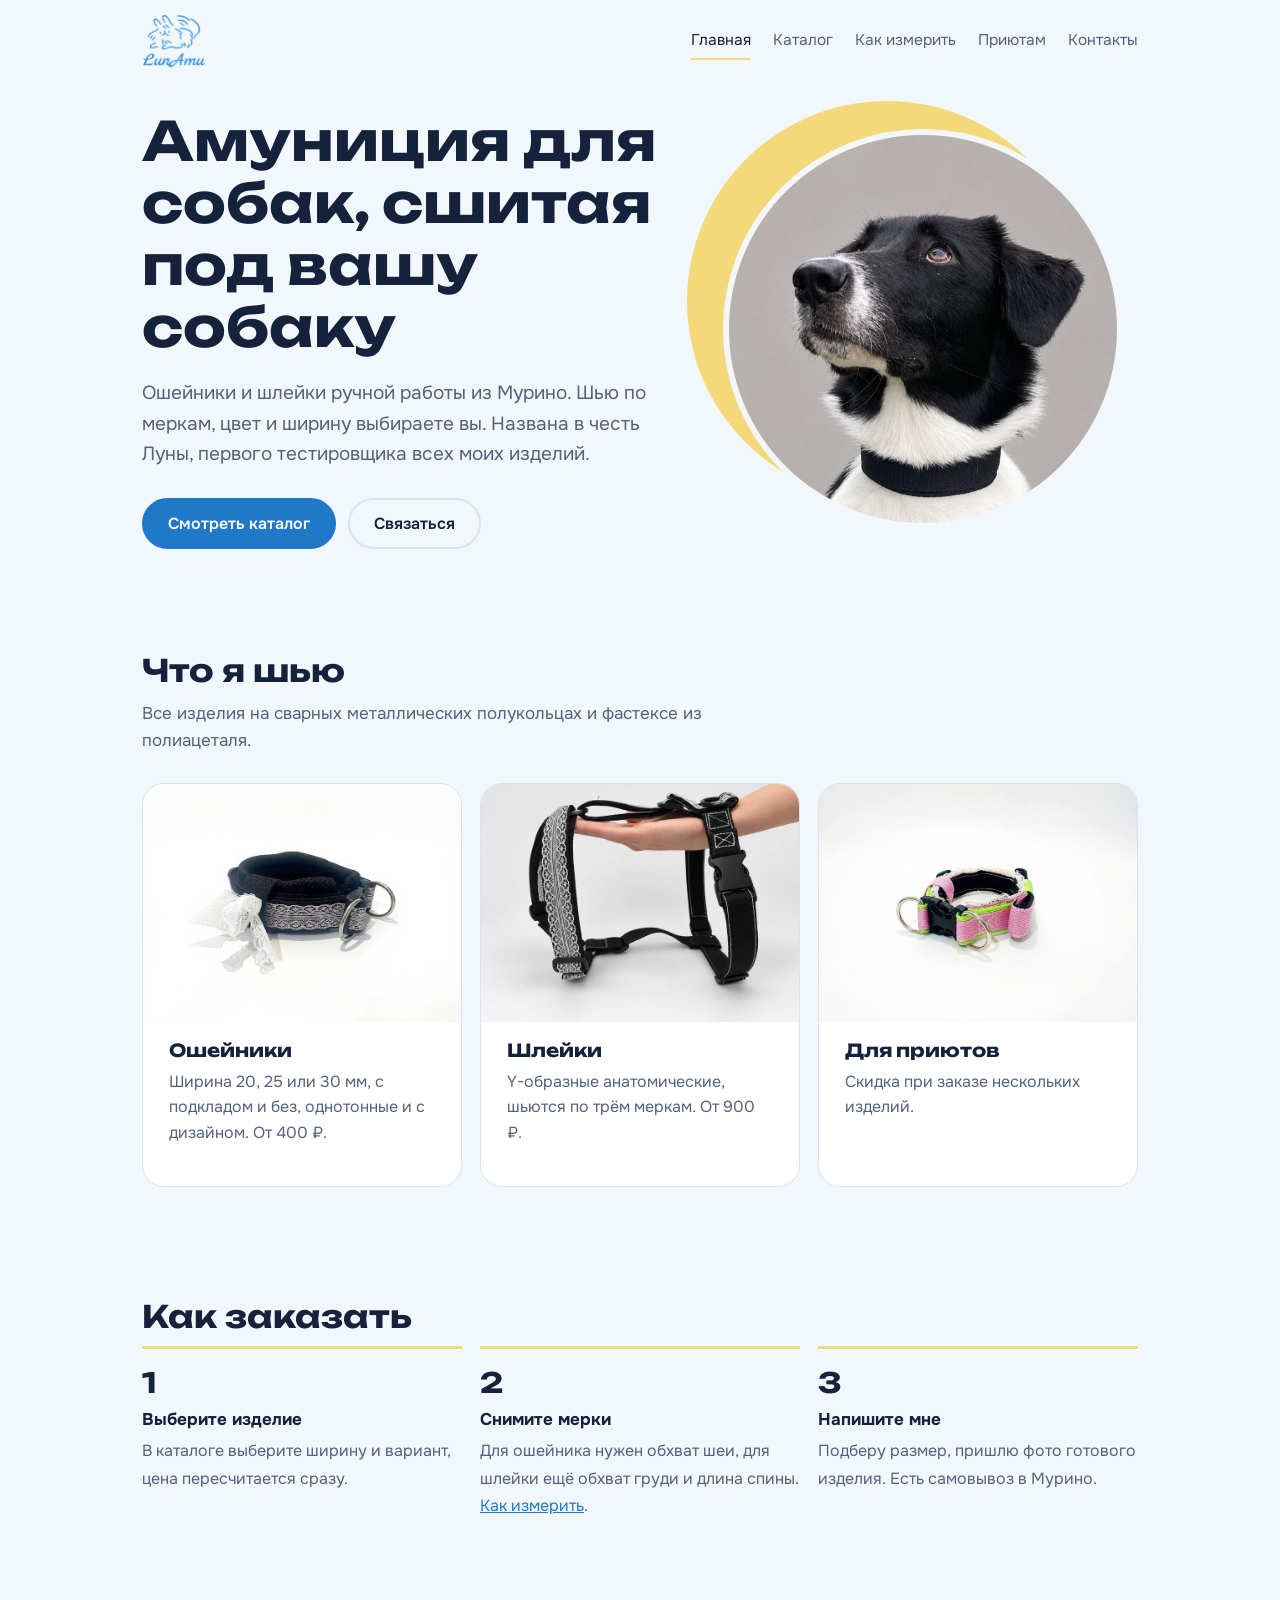
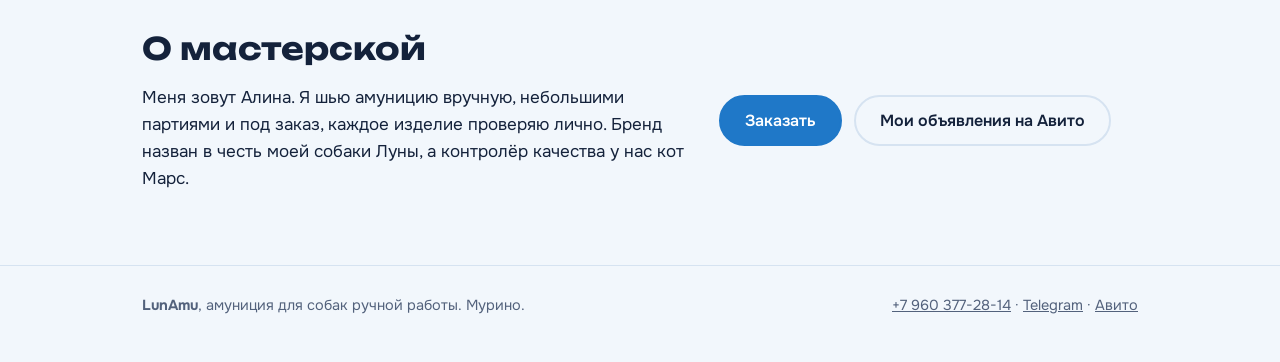
<file: index.html>
<!DOCTYPE html>
<html lang="ru"><head><meta charset="utf-8"><meta name="viewport" content="width=device-width, initial-scale=1, viewport-fit=cover">
<title>LunAmu — амуниция для собак ручной работы</title><meta name="description" content="Ошейники и шлейки ручной работы из Мурино. Шью по меркам, цвет и ширину выбираете вы. Скидки для приютов.">
<meta property="og:title" content="LunAmu — амуниция для собак ручной работы"><meta property="og:description" content="Ошейники и шлейки ручной работы из Мурино. Шью по меркам, цвет и ширину выбираете вы. Скидки для приютов."><meta property="og:image" content="images/logo.png">
<link rel="icon" href="data:image/svg+xml,%3Csvg xmlns='http://www.w3.org/2000/svg' viewBox='0 0 100 100'%3E%3Ctext y='.9em' font-size='90'%3E🌙%3C/text%3E%3C/svg%3E">
<link rel="preconnect" href="https://fonts.googleapis.com"><link rel="preconnect" href="https://fonts.gstatic.com" crossorigin>
<link href="https://fonts.googleapis.com/css2?family=Unbounded:wght@500;700&family=Onest:wght@400;500;600&display=swap" rel="stylesheet">
<link rel="stylesheet" href="styles.css"></head><body>
<header><div class="wrap nav"><a class="logo" href="index.html"><img src="images/logo.png" alt="LunAmu"></a><nav aria-label="Меню"><a href="index.html" aria-current="page">Главная</a><a href="catalog.html">Каталог</a><a href="measure.html">Как измерить</a><a href="shelters.html">Приютам</a><a href="contacts.html">Контакты</a></nav></div></header>
<main>
<section class="hero"><div class="wrap hero-grid"><div><h1>Амуниция для собак, сшитая под вашу собаку</h1>
<p>Ошейники и шлейки ручной работы из Мурино. Шью по меркам, цвет и ширину выбираете вы. Названа в честь Луны, первого тестировщика всех моих изделий.</p>
<div class="btns"><a class="btn main" href="catalog.html">Смотреть каталог</a><a class="btn alt" href="contacts.html">Связаться</a></div></div>
<div class="heroimg"><img src="images/hero.jpg" alt="Собака Луна в ошейнике LunAmu"></div></div></section>
<section><div class="wrap"><h2>Что я шью</h2><p class="lead">Все изделия на сварных металлических полукольцах и фастексе из полиацеталя.</p>
<div class="cards tiles"><a class="card tile" href="catalog.html#collars"><img src="images/bw-1.jpg" alt="Ошейник с дизайном" loading="lazy"><h3>Ошейники</h3><p>Ширина 20, 25 или 30 мм, с подкладом и без, однотонные и с дизайном. От 400 ₽.</p></a>
<a class="card tile" href="catalog.html#harnesses"><img src="images/bwh-1.jpg" alt="Шлейка" loading="lazy"><h3>Шлейки</h3><p>Y-образные анатомические, шьются по трём меркам. От 900 ₽.</p></a>
<a class="card tile" href="shelters.html"><img src="images/pg-1.jpg" alt="Ошейник розово-зелёный" loading="lazy"><h3>Для приютов</h3><p>Скидка при заказе нескольких изделий.</p></a></div></div></section>
<section><div class="wrap"><h2>Как заказать</h2><ol class="steps"><li><b>Выберите изделие</b><span>В каталоге выберите ширину и вариант, цена пересчитается сразу.</span></li>
<li><b>Снимите мерки</b><span>Для ошейника нужен обхват шеи, для шлейки ещё обхват груди и длина спины. <a href="measure.html">Как измерить</a>.</span></li>
<li><b>Напишите мне</b><span>Подберу размер, пришлю фото готового изделия. Есть самовывоз в Мурино.</span></li></ol></div></section>
<section><div class="wrap about"><div><h2>О мастерской</h2><p>Меня зовут Алина. Я шью амуницию вручную, небольшими партиями и под заказ, каждое изделие проверяю лично. Бренд назван в честь моей собаки Луны, а контролёр качества у нас кот Марс.</p></div>
<div class="btns"><a class="btn main" href="contacts.html">Заказать</a><a class="btn alt" href="https://www.avito.ru/brands/6b0b1254e679e2d8b5b73be4de3fa512?src=sharing">Мои объявления на Авито</a></div></div></section></main>
<footer><div class="wrap foot"><div><b>LunAmu</b>, амуниция для собак ручной работы. Мурино.</div><div><a href="tel:+79603772814">+7 960 377-28-14</a> · <a href="https://t.me/LunAmuShop">Telegram</a> · <a href="https://www.avito.ru/brands/6b0b1254e679e2d8b5b73be4de3fa512?src=sharing">Авито</a></div></div></footer>
<script src="app.js"></script></body></html>
</file>
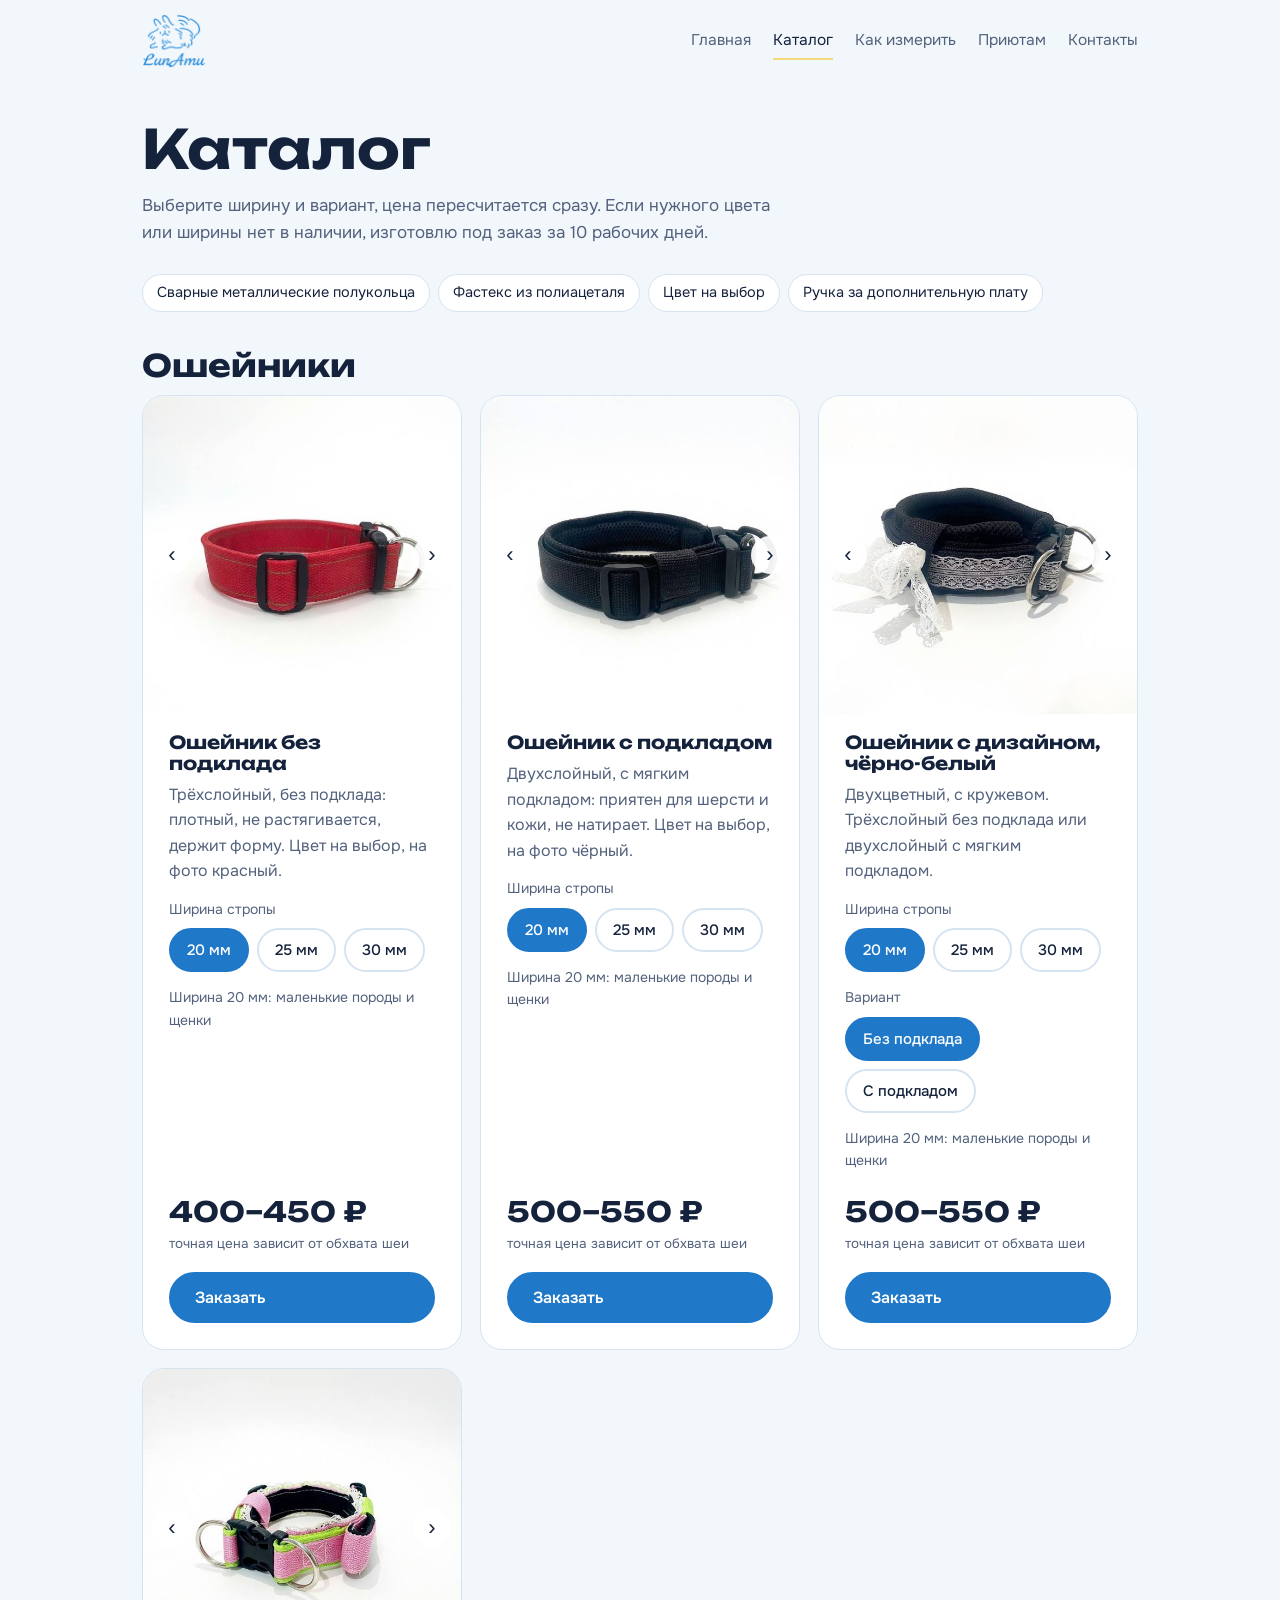
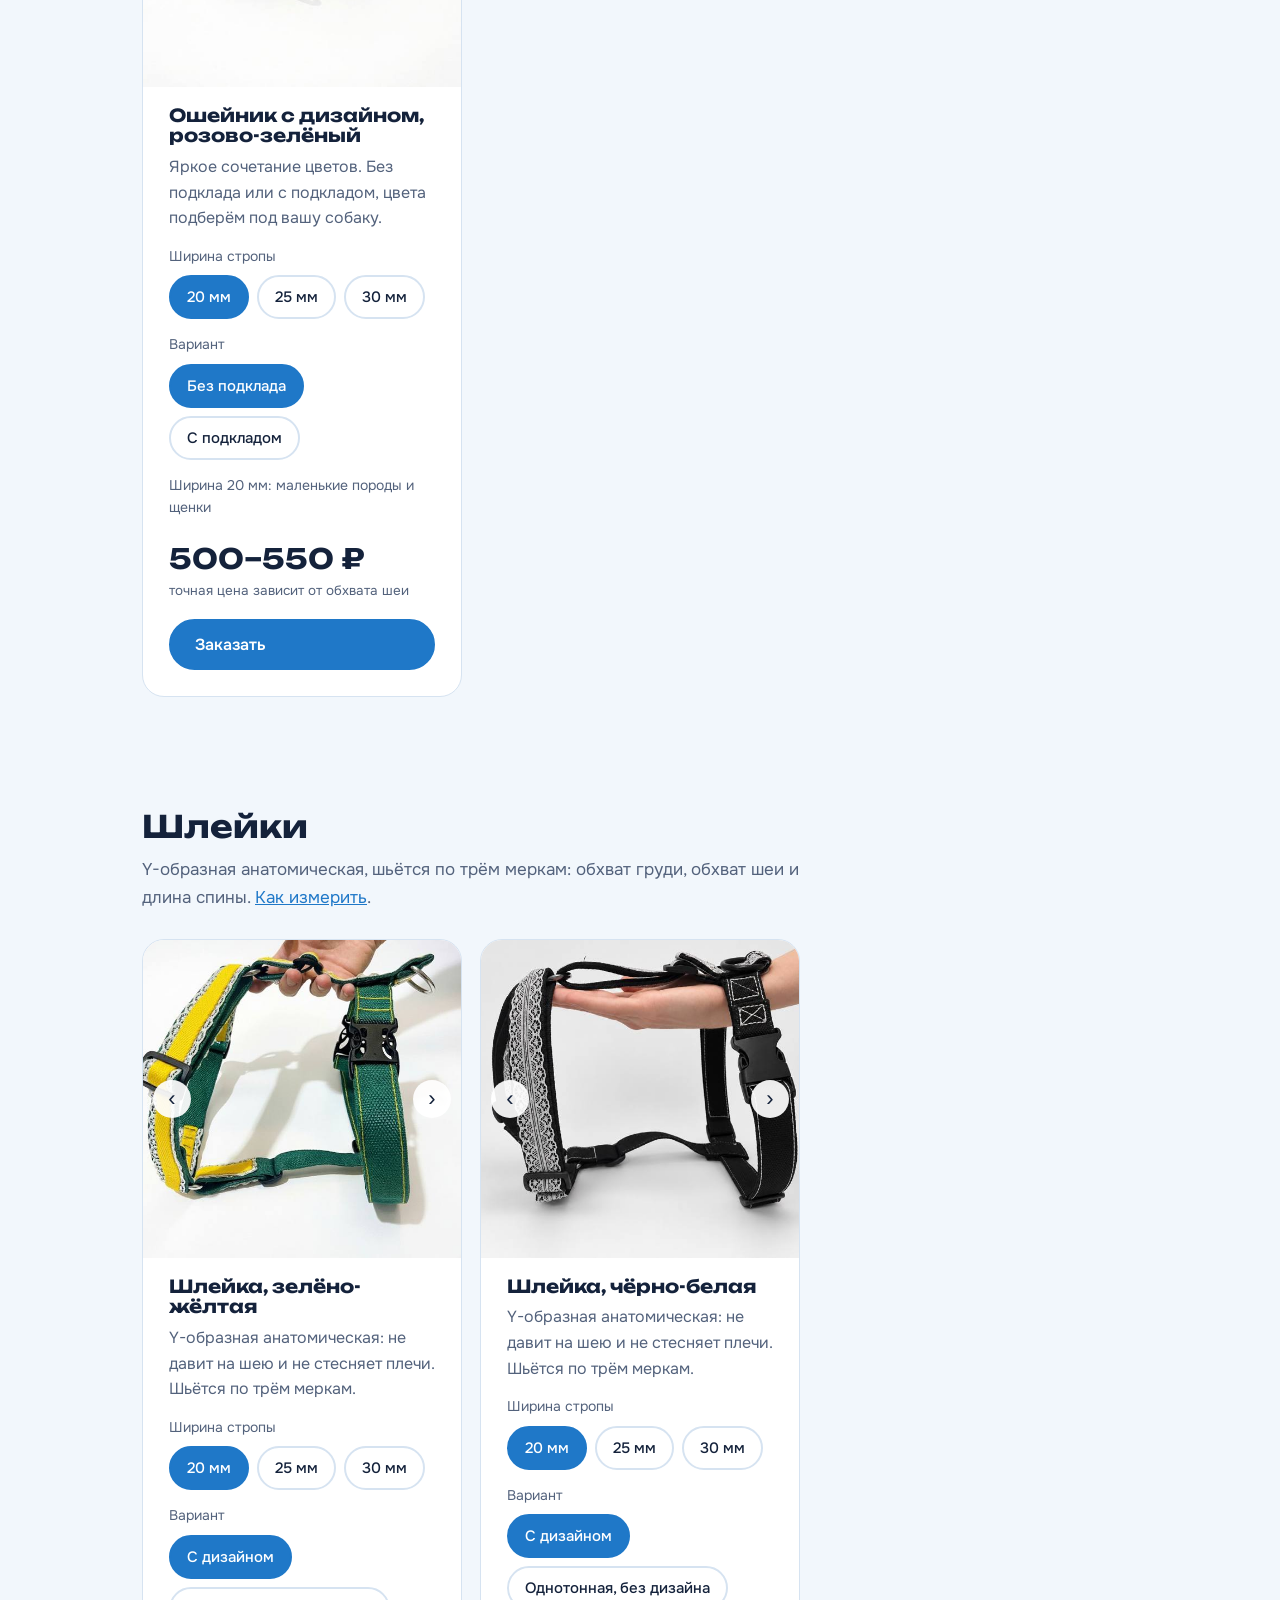
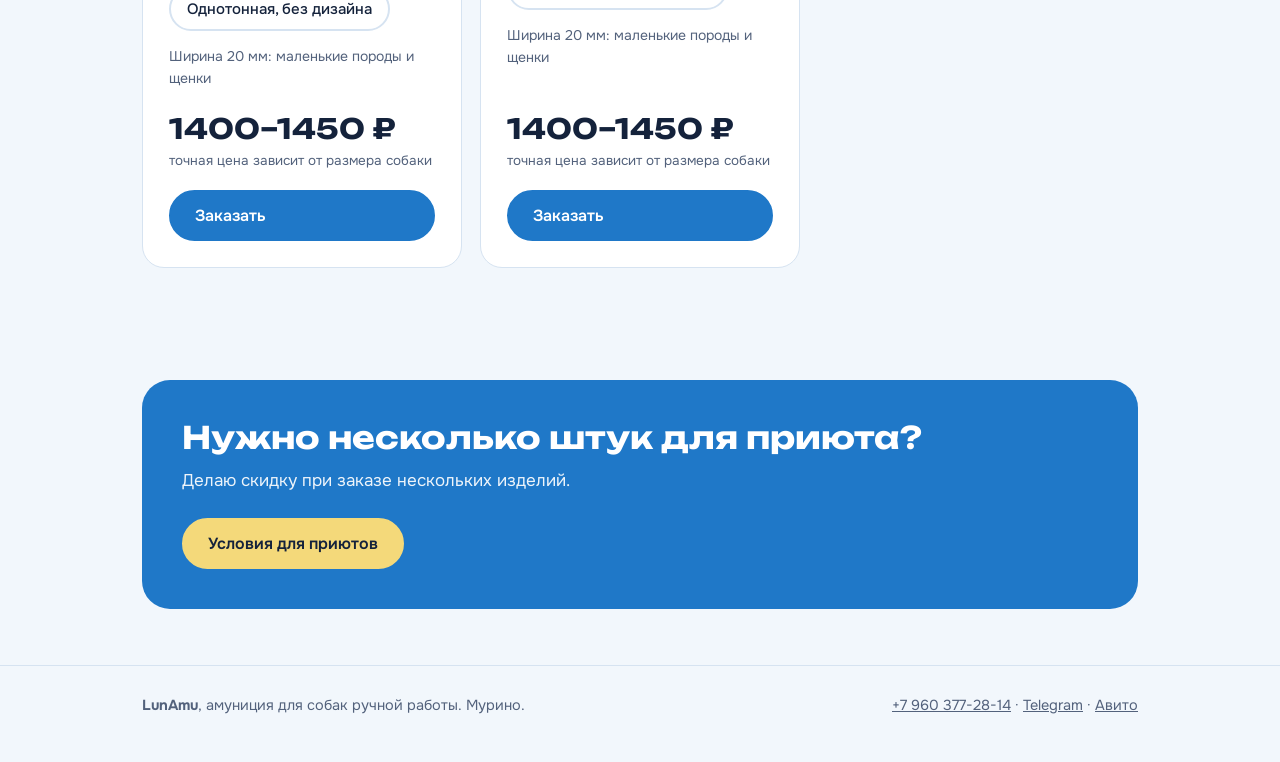
<file: catalog.html>
<!DOCTYPE html>
<html lang="ru"><head><meta charset="utf-8"><meta name="viewport" content="width=device-width, initial-scale=1, viewport-fit=cover">
<title>Каталог — LunAmu</title><meta name="description" content="Ошейники и шлейки для собак ручной работы: выберите ширину и вариант, цена пересчитывается сразу.">
<meta property="og:title" content="Каталог — LunAmu"><meta property="og:description" content="Ошейники и шлейки для собак ручной работы: выберите ширину и вариант, цена пересчитывается сразу."><meta property="og:image" content="images/logo.png">
<link rel="icon" href="data:image/svg+xml,%3Csvg xmlns='http://www.w3.org/2000/svg' viewBox='0 0 100 100'%3E%3Ctext y='.9em' font-size='90'%3E🌙%3C/text%3E%3C/svg%3E">
<link rel="preconnect" href="https://fonts.googleapis.com"><link rel="preconnect" href="https://fonts.gstatic.com" crossorigin>
<link href="https://fonts.googleapis.com/css2?family=Unbounded:wght@500;700&family=Onest:wght@400;500;600&display=swap" rel="stylesheet">
<link rel="stylesheet" href="styles.css"></head><body>
<header><div class="wrap nav"><a class="logo" href="index.html"><img src="images/logo.png" alt="LunAmu"></a><nav aria-label="Меню"><a href="index.html">Главная</a><a href="catalog.html" aria-current="page">Каталог</a><a href="measure.html">Как измерить</a><a href="shelters.html">Приютам</a><a href="contacts.html">Контакты</a></nav></div></header>
<main>
<section class="pagehead"><div class="wrap"><h1>Каталог</h1><p class="lead">Выберите ширину и вариант, цена пересчитается сразу. Если нужного цвета или ширины нет в наличии, изготовлю под заказ за 10 рабочих дней.</p>
<ul class="chips"><li>Сварные металлические полукольца</li><li>Фастекс из полиацеталя</li><li>Цвет на выбор</li><li>Ручка за дополнительную плату</li></ul></div></section>
<section id="collars"><div class="wrap"><h2>Ошейники</h2><div class="cards"><article class="card product" data-id="red"><div class="gal"><div class="strip"><img loading="lazy" src="images/red-1.jpg" alt="Ошейник без подклада, фото 1"><img loading="lazy" src="images/red-2.jpg" alt="Ошейник без подклада, фото 2"><img loading="lazy" src="images/red-3.jpg" alt="Ошейник без подклада, фото 3"></div><button class="gbtn l" aria-label="Назад">‹</button><button class="gbtn r" aria-label="Дальше">›</button></div>
<h3>Ошейник без подклада</h3><p>Трёхслойный, без подклада: плотный, не растягивается, держит форму. Цвет на выбор, на фото красный.</p><fieldset class="opts"><legend>Ширина стропы</legend><input type="radio" name="w-red" id="w-red-20" value="20" checked><label for="w-red-20">20 мм</label><input type="radio" name="w-red" id="w-red-25" value="25"><label for="w-red-25">25 мм</label><input type="radio" name="w-red" id="w-red-30" value="30"><label for="w-red-30">30 мм</label></fieldset><p class="hint"></p>
<div class="pricebox"><span class="price" aria-live="polite"></span><small>точная цена зависит от обхвата шеи</small></div><a class="btn main order" href="contacts.html">Заказать</a></article><article class="card product" data-id="black"><div class="gal"><div class="strip"><img loading="lazy" src="images/black-1.jpg" alt="Ошейник с подкладом, фото 1"><img loading="lazy" src="images/black-2.jpg" alt="Ошейник с подкладом, фото 2"><img loading="lazy" src="images/black-3.jpg" alt="Ошейник с подкладом, фото 3"></div><button class="gbtn l" aria-label="Назад">‹</button><button class="gbtn r" aria-label="Дальше">›</button></div>
<h3>Ошейник с подкладом</h3><p>Двухслойный, с мягким подкладом: приятен для шерсти и кожи, не натирает. Цвет на выбор, на фото чёрный.</p><fieldset class="opts"><legend>Ширина стропы</legend><input type="radio" name="w-black" id="w-black-20" value="20" checked><label for="w-black-20">20 мм</label><input type="radio" name="w-black" id="w-black-25" value="25"><label for="w-black-25">25 мм</label><input type="radio" name="w-black" id="w-black-30" value="30"><label for="w-black-30">30 мм</label></fieldset><p class="hint"></p>
<div class="pricebox"><span class="price" aria-live="polite"></span><small>точная цена зависит от обхвата шеи</small></div><a class="btn main order" href="contacts.html">Заказать</a></article><article class="card product" data-id="bw"><div class="gal"><div class="strip"><img loading="lazy" src="images/bw-1.jpg" alt="Ошейник с дизайном, чёрно-белый, фото 1"><img loading="lazy" src="images/bw-2.jpg" alt="Ошейник с дизайном, чёрно-белый, фото 2"><img loading="lazy" src="images/bw-3.jpg" alt="Ошейник с дизайном, чёрно-белый, фото 3"><img loading="lazy" src="images/bw-4.jpg" alt="Ошейник с дизайном, чёрно-белый, фото 4"></div><button class="gbtn l" aria-label="Назад">‹</button><button class="gbtn r" aria-label="Дальше">›</button></div>
<h3>Ошейник с дизайном, чёрно-белый</h3><p>Двухцветный, с кружевом. Трёхслойный без подклада или двухслойный с мягким подкладом.</p><fieldset class="opts"><legend>Ширина стропы</legend><input type="radio" name="w-bw" id="w-bw-20" value="20" checked><label for="w-bw-20">20 мм</label><input type="radio" name="w-bw" id="w-bw-25" value="25"><label for="w-bw-25">25 мм</label><input type="radio" name="w-bw" id="w-bw-30" value="30"><label for="w-bw-30">30 мм</label></fieldset><fieldset class="opts"><legend>Вариант</legend><input type="radio" name="v-bw" id="v-bw-0" value="0" checked><label for="v-bw-0">Без подклада</label><input type="radio" name="v-bw" id="v-bw-1" value="1"><label for="v-bw-1">С подкладом</label></fieldset><p class="hint"></p>
<div class="pricebox"><span class="price" aria-live="polite"></span><small>точная цена зависит от обхвата шеи</small></div><a class="btn main order" href="contacts.html">Заказать</a></article><article class="card product" data-id="pg"><div class="gal"><div class="strip"><img loading="lazy" src="images/pg-1.jpg" alt="Ошейник с дизайном, розово-зелёный, фото 1"><img loading="lazy" src="images/pg-2.jpg" alt="Ошейник с дизайном, розово-зелёный, фото 2"><img loading="lazy" src="images/pg-3.jpg" alt="Ошейник с дизайном, розово-зелёный, фото 3"><img loading="lazy" src="images/pg-4.jpg" alt="Ошейник с дизайном, розово-зелёный, фото 4"></div><button class="gbtn l" aria-label="Назад">‹</button><button class="gbtn r" aria-label="Дальше">›</button></div>
<h3>Ошейник с дизайном, розово-зелёный</h3><p>Яркое сочетание цветов. Без подклада или с подкладом, цвета подберём под вашу собаку.</p><fieldset class="opts"><legend>Ширина стропы</legend><input type="radio" name="w-pg" id="w-pg-20" value="20" checked><label for="w-pg-20">20 мм</label><input type="radio" name="w-pg" id="w-pg-25" value="25"><label for="w-pg-25">25 мм</label><input type="radio" name="w-pg" id="w-pg-30" value="30"><label for="w-pg-30">30 мм</label></fieldset><fieldset class="opts"><legend>Вариант</legend><input type="radio" name="v-pg" id="v-pg-0" value="0" checked><label for="v-pg-0">Без подклада</label><input type="radio" name="v-pg" id="v-pg-1" value="1"><label for="v-pg-1">С подкладом</label></fieldset><p class="hint"></p>
<div class="pricebox"><span class="price" aria-live="polite"></span><small>точная цена зависит от обхвата шеи</small></div><a class="btn main order" href="contacts.html">Заказать</a></article></div></div></section>
<section id="harnesses"><div class="wrap"><h2>Шлейки</h2><p class="lead">Y-образная анатомическая, шьётся по трём меркам: обхват груди, обхват шеи и длина спины. <a href="measure.html">Как измерить</a>.</p><div class="cards"><article class="card product" data-id="gy"><div class="gal"><div class="strip"><img loading="lazy" src="images/gy-1.jpg" alt="Шлейка, зелёно-жёлтая, фото 1"><img loading="lazy" src="images/gy-2.jpg" alt="Шлейка, зелёно-жёлтая, фото 2"><img loading="lazy" src="images/gy-3.jpg" alt="Шлейка, зелёно-жёлтая, фото 3"><img loading="lazy" src="images/gy-4.jpg" alt="Шлейка, зелёно-жёлтая, фото 4"></div><button class="gbtn l" aria-label="Назад">‹</button><button class="gbtn r" aria-label="Дальше">›</button></div>
<h3>Шлейка, зелёно-жёлтая</h3><p>Y-образная анатомическая: не давит на шею и не стесняет плечи. Шьётся по трём меркам.</p><fieldset class="opts"><legend>Ширина стропы</legend><input type="radio" name="w-gy" id="w-gy-20" value="20" checked><label for="w-gy-20">20 мм</label><input type="radio" name="w-gy" id="w-gy-25" value="25"><label for="w-gy-25">25 мм</label><input type="radio" name="w-gy" id="w-gy-30" value="30"><label for="w-gy-30">30 мм</label></fieldset><fieldset class="opts"><legend>Вариант</legend><input type="radio" name="v-gy" id="v-gy-0" value="0" checked><label for="v-gy-0">С дизайном</label><input type="radio" name="v-gy" id="v-gy-1" value="1"><label for="v-gy-1">Однотонная, без дизайна</label></fieldset><p class="hint"></p>
<div class="pricebox"><span class="price" aria-live="polite"></span><small>точная цена зависит от размера собаки</small></div><a class="btn main order" href="contacts.html">Заказать</a></article><article class="card product" data-id="bwh"><div class="gal"><div class="strip"><img loading="lazy" src="images/bwh-1.jpg" alt="Шлейка, чёрно-белая, фото 1"><img loading="lazy" src="images/bwh-2.jpg" alt="Шлейка, чёрно-белая, фото 2"><img loading="lazy" src="images/bwh-3.jpg" alt="Шлейка, чёрно-белая, фото 3"></div><button class="gbtn l" aria-label="Назад">‹</button><button class="gbtn r" aria-label="Дальше">›</button></div>
<h3>Шлейка, чёрно-белая</h3><p>Y-образная анатомическая: не давит на шею и не стесняет плечи. Шьётся по трём меркам.</p><fieldset class="opts"><legend>Ширина стропы</legend><input type="radio" name="w-bwh" id="w-bwh-20" value="20" checked><label for="w-bwh-20">20 мм</label><input type="radio" name="w-bwh" id="w-bwh-25" value="25"><label for="w-bwh-25">25 мм</label><input type="radio" name="w-bwh" id="w-bwh-30" value="30"><label for="w-bwh-30">30 мм</label></fieldset><fieldset class="opts"><legend>Вариант</legend><input type="radio" name="v-bwh" id="v-bwh-0" value="0" checked><label for="v-bwh-0">С дизайном</label><input type="radio" name="v-bwh" id="v-bwh-1" value="1"><label for="v-bwh-1">Однотонная, без дизайна</label></fieldset><p class="hint"></p>
<div class="pricebox"><span class="price" aria-live="polite"></span><small>точная цена зависит от размера собаки</small></div><a class="btn main order" href="contacts.html">Заказать</a></article></div></div></section>
<section><div class="wrap"><div class="callout"><div><h2>Нужно несколько штук для приюта?</h2><p>Делаю скидку при заказе нескольких изделий.</p></div><a class="btn" href="shelters.html">Условия для приютов</a></div></div></section></main>
<footer><div class="wrap foot"><div><b>LunAmu</b>, амуниция для собак ручной работы. Мурино.</div><div><a href="tel:+79603772814">+7 960 377-28-14</a> · <a href="https://t.me/LunAmuShop">Telegram</a> · <a href="https://www.avito.ru/brands/6b0b1254e679e2d8b5b73be4de3fa512?src=sharing">Авито</a></div></div></footer>
<script src="app.js"></script><script>window.PRODUCTS={"red": {"name": "Ошейник без подклада", "kind": "ошейник", "vs": [{"label": "", "p": {"20": [400, 450], "25": [500, 550], "30": [600, 650]}}]}, "black": {"name": "Ошейник с подкладом", "kind": "ошейник", "vs": [{"label": "", "p": {"20": [500, 550], "25": [600, 650], "30": [700, 750]}}]}, "bw": {"name": "Ошейник с дизайном, чёрно-белый", "kind": "ошейник", "vs": [{"label": "Без подклада", "p": {"20": [500, 550], "25": [600, 650], "30": [700, 750]}}, {"label": "С подкладом", "p": {"20": [600, 650], "25": [700, 750], "30": [800, 850]}}]}, "pg": {"name": "Ошейник с дизайном, розово-зелёный", "kind": "ошейник", "vs": [{"label": "Без подклада", "p": {"20": [500, 550], "25": [600, 650], "30": [700, 750]}}, {"label": "С подкладом", "p": {"20": [600, 650], "25": [700, 750], "30": [800, 850]}}]}, "gy": {"name": "Шлейка, зелёно-жёлтая", "kind": "шлейка", "vs": [{"label": "С дизайном", "p": {"20": [1400, 1450], "25": [1500, 1550], "30": [1600, 1650]}}, {"label": "Однотонная, без дизайна", "p": {"20": [900, 950], "25": [1000, 1050], "30": [1100, 1150]}}]}, "bwh": {"name": "Шлейка, чёрно-белая", "kind": "шлейка", "vs": [{"label": "С дизайном", "p": {"20": [1400, 1450], "25": [1500, 1550], "30": [1600, 1650]}}, {"label": "Однотонная, без дизайна", "p": {"20": [900, 950], "25": [1000, 1050], "30": [1100, 1150]}}]}};</script><script src="catalog.js"></script></body></html>
</file>
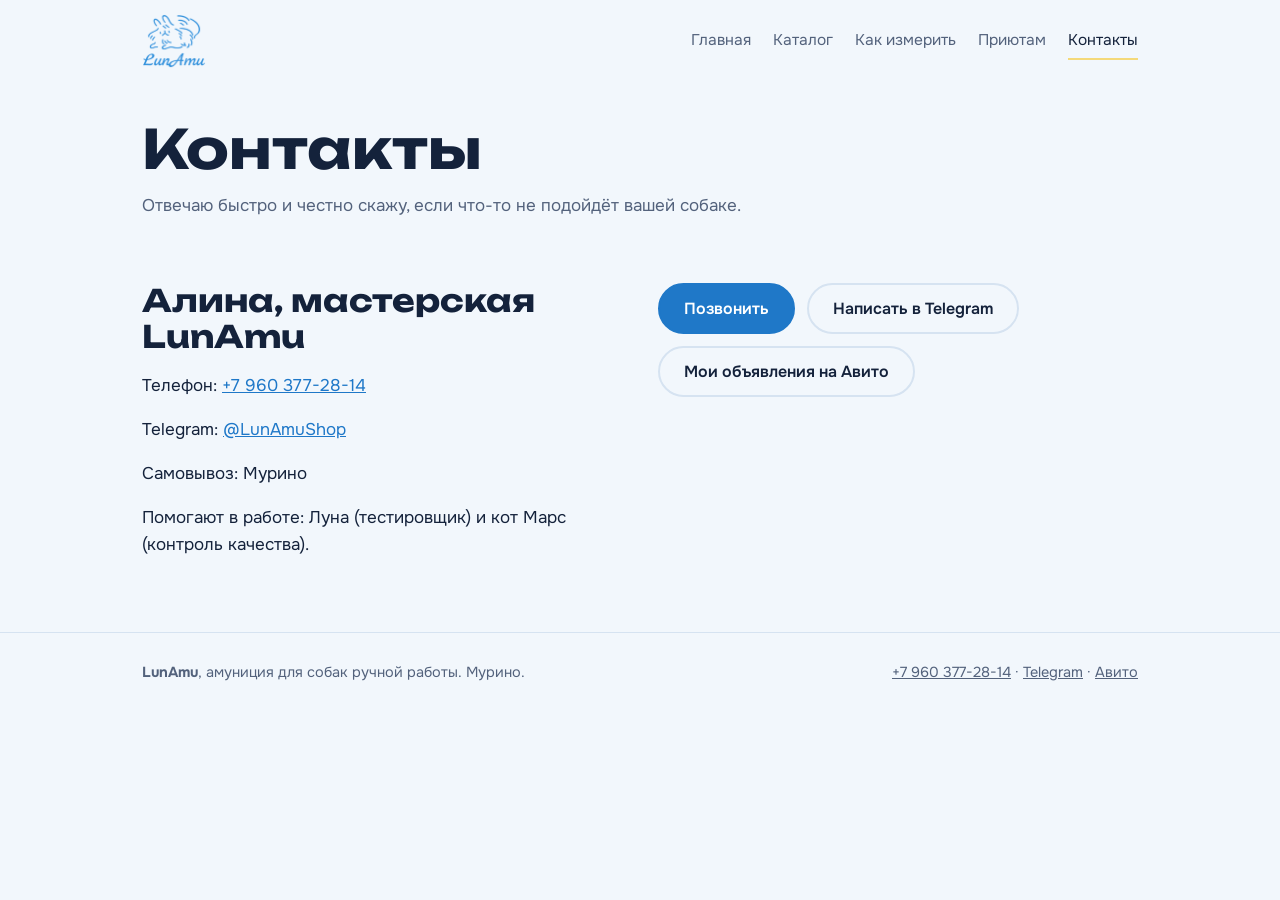
<file: contacts.html>
<!DOCTYPE html>
<html lang="ru"><head><meta charset="utf-8"><meta name="viewport" content="width=device-width, initial-scale=1, viewport-fit=cover">
<title>Контакты — LunAmu</title><meta name="description" content="Как заказать ошейник или шлейку: телефон, Telegram, Авито. Самовывоз в Мурино.">
<meta property="og:title" content="Контакты — LunAmu"><meta property="og:description" content="Как заказать ошейник или шлейку: телефон, Telegram, Авито. Самовывоз в Мурино."><meta property="og:image" content="images/logo.png">
<link rel="icon" href="data:image/svg+xml,%3Csvg xmlns='http://www.w3.org/2000/svg' viewBox='0 0 100 100'%3E%3Ctext y='.9em' font-size='90'%3E🌙%3C/text%3E%3C/svg%3E">
<link rel="preconnect" href="https://fonts.googleapis.com"><link rel="preconnect" href="https://fonts.gstatic.com" crossorigin>
<link href="https://fonts.googleapis.com/css2?family=Unbounded:wght@500;700&family=Onest:wght@400;500;600&display=swap" rel="stylesheet">
<link rel="stylesheet" href="styles.css"></head><body>
<header><div class="wrap nav"><a class="logo" href="index.html"><img src="images/logo.png" alt="LunAmu"></a><nav aria-label="Меню"><a href="index.html">Главная</a><a href="catalog.html">Каталог</a><a href="measure.html">Как измерить</a><a href="shelters.html">Приютам</a><a href="contacts.html" aria-current="page">Контакты</a></nav></div></header>
<main>
<section class="pagehead"><div class="wrap"><h1>Контакты</h1><p class="lead">Отвечаю быстро и честно скажу, если что-то не подойдёт вашей собаке.</p></div></section>
<section><div class="wrap"><div id="order" class="orderbox" hidden><h2>Ваш заказ</h2><p>Дополните текст мерками и отправьте мне в Telegram или на Авито.</p><textarea id="msg" rows="6" aria-label="Текст заказа"></textarea><div class="btns"><button class="btn main" id="copy" type="button">Скопировать текст</button><a class="btn alt" href="https://t.me/LunAmuShop">Открыть Telegram</a></div><p class="note" id="copied" hidden>Скопировано</p></div>
<div class="two"><div><h2>Алина, мастерская LunAmu</h2><p>Телефон: <a href="tel:+79603772814">+7 960 377-28-14</a></p><p>Telegram: <a href="https://t.me/LunAmuShop">@LunAmuShop</a></p><p>Самовывоз: Мурино</p><p>Помогают в работе: Луна (тестировщик) и кот Марс (контроль качества).</p></div>
<div class="btns"><a class="btn main" href="tel:+79603772814">Позвонить</a><a class="btn alt" href="https://t.me/LunAmuShop">Написать в Telegram</a><a class="btn alt" href="https://www.avito.ru/brands/6b0b1254e679e2d8b5b73be4de3fa512?src=sharing">Мои объявления на Авито</a></div></div></div></section></main>
<footer><div class="wrap foot"><div><b>LunAmu</b>, амуниция для собак ручной работы. Мурино.</div><div><a href="tel:+79603772814">+7 960 377-28-14</a> · <a href="https://t.me/LunAmuShop">Telegram</a> · <a href="https://www.avito.ru/brands/6b0b1254e679e2d8b5b73be4de3fa512?src=sharing">Авито</a></div></div></footer>
<script src="app.js"></script><script src="contacts.js"></script></body></html>
</file>
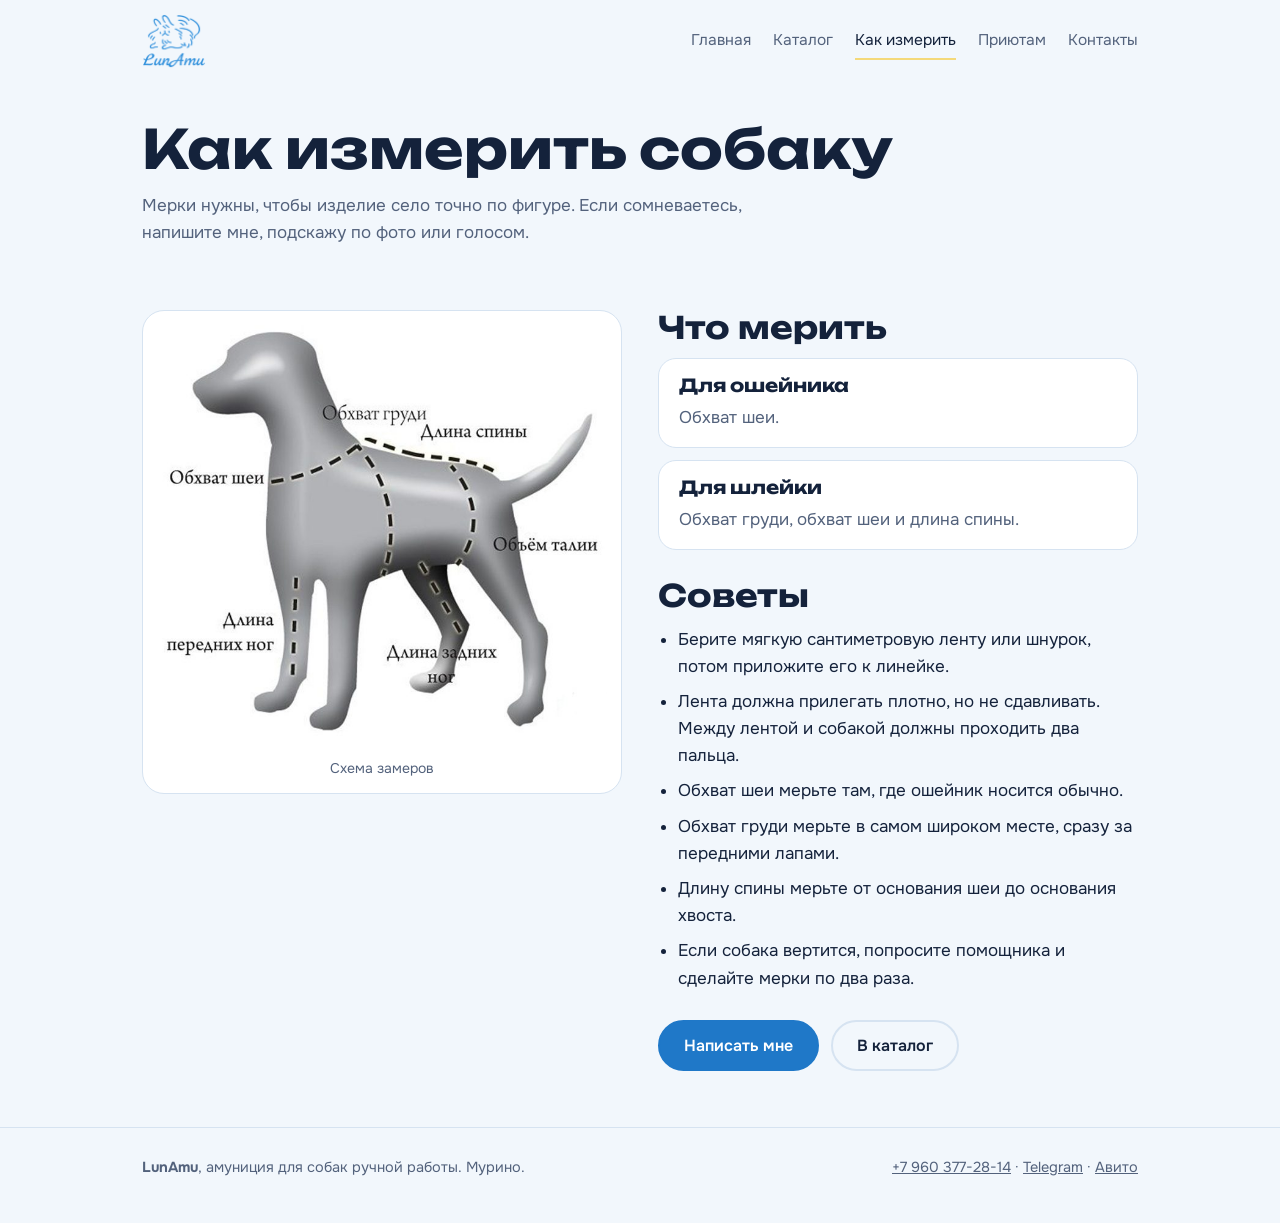
<file: measure.html>
<!DOCTYPE html>
<html lang="ru"><head><meta charset="utf-8"><meta name="viewport" content="width=device-width, initial-scale=1, viewport-fit=cover">
<title>Как измерить собаку — LunAmu</title><meta name="description" content="Какие мерки нужны для ошейника и шлейки и как их правильно снять.">
<meta property="og:title" content="Как измерить собаку — LunAmu"><meta property="og:description" content="Какие мерки нужны для ошейника и шлейки и как их правильно снять."><meta property="og:image" content="images/logo.png">
<link rel="icon" href="data:image/svg+xml,%3Csvg xmlns='http://www.w3.org/2000/svg' viewBox='0 0 100 100'%3E%3Ctext y='.9em' font-size='90'%3E🌙%3C/text%3E%3C/svg%3E">
<link rel="preconnect" href="https://fonts.googleapis.com"><link rel="preconnect" href="https://fonts.gstatic.com" crossorigin>
<link href="https://fonts.googleapis.com/css2?family=Unbounded:wght@500;700&family=Onest:wght@400;500;600&display=swap" rel="stylesheet">
<link rel="stylesheet" href="styles.css"></head><body>
<header><div class="wrap nav"><a class="logo" href="index.html"><img src="images/logo.png" alt="LunAmu"></a><nav aria-label="Меню"><a href="index.html">Главная</a><a href="catalog.html">Каталог</a><a href="measure.html" aria-current="page">Как измерить</a><a href="shelters.html">Приютам</a><a href="contacts.html">Контакты</a></nav></div></header>
<main>
<section class="pagehead"><div class="wrap"><h1>Как измерить собаку</h1><p class="lead">Мерки нужны, чтобы изделие село точно по фигуре. Если сомневаетесь, напишите мне, подскажу по фото или голосом.</p></div></section>
<section><div class="wrap two"><figure class="scheme"><img src="images/scheme.jpg" alt="Схема замеров собаки: обхват шеи, обхват груди, длина спины, объём талии, длина передних и задних ног"><figcaption>Схема замеров</figcaption></figure>
<div><h2>Что мерить</h2><div class="need"><h3>Для ошейника</h3><p>Обхват шеи.</p></div><div class="need"><h3>Для шлейки</h3><p>Обхват груди, обхват шеи и длина спины.</p></div>
<h2 class="sp">Советы</h2><ul class="tips"><li>Берите мягкую сантиметровую ленту или шнурок, потом приложите его к линейке.</li><li>Лента должна прилегать плотно, но не сдавливать. Между лентой и собакой должны проходить два пальца.</li><li>Обхват шеи мерьте там, где ошейник носится обычно.</li><li>Обхват груди мерьте в самом широком месте, сразу за передними лапами.</li><li>Длину спины мерьте от основания шеи до основания хвоста.</li><li>Если собака вертится, попросите помощника и сделайте мерки по два раза.</li></ul>
<div class="btns sp"><a class="btn main" href="contacts.html">Написать мне</a><a class="btn alt" href="catalog.html">В каталог</a></div></div></div></section></main>
<footer><div class="wrap foot"><div><b>LunAmu</b>, амуниция для собак ручной работы. Мурино.</div><div><a href="tel:+79603772814">+7 960 377-28-14</a> · <a href="https://t.me/LunAmuShop">Telegram</a> · <a href="https://www.avito.ru/brands/6b0b1254e679e2d8b5b73be4de3fa512?src=sharing">Авито</a></div></div></footer>
<script src="app.js"></script></body></html>
</file>
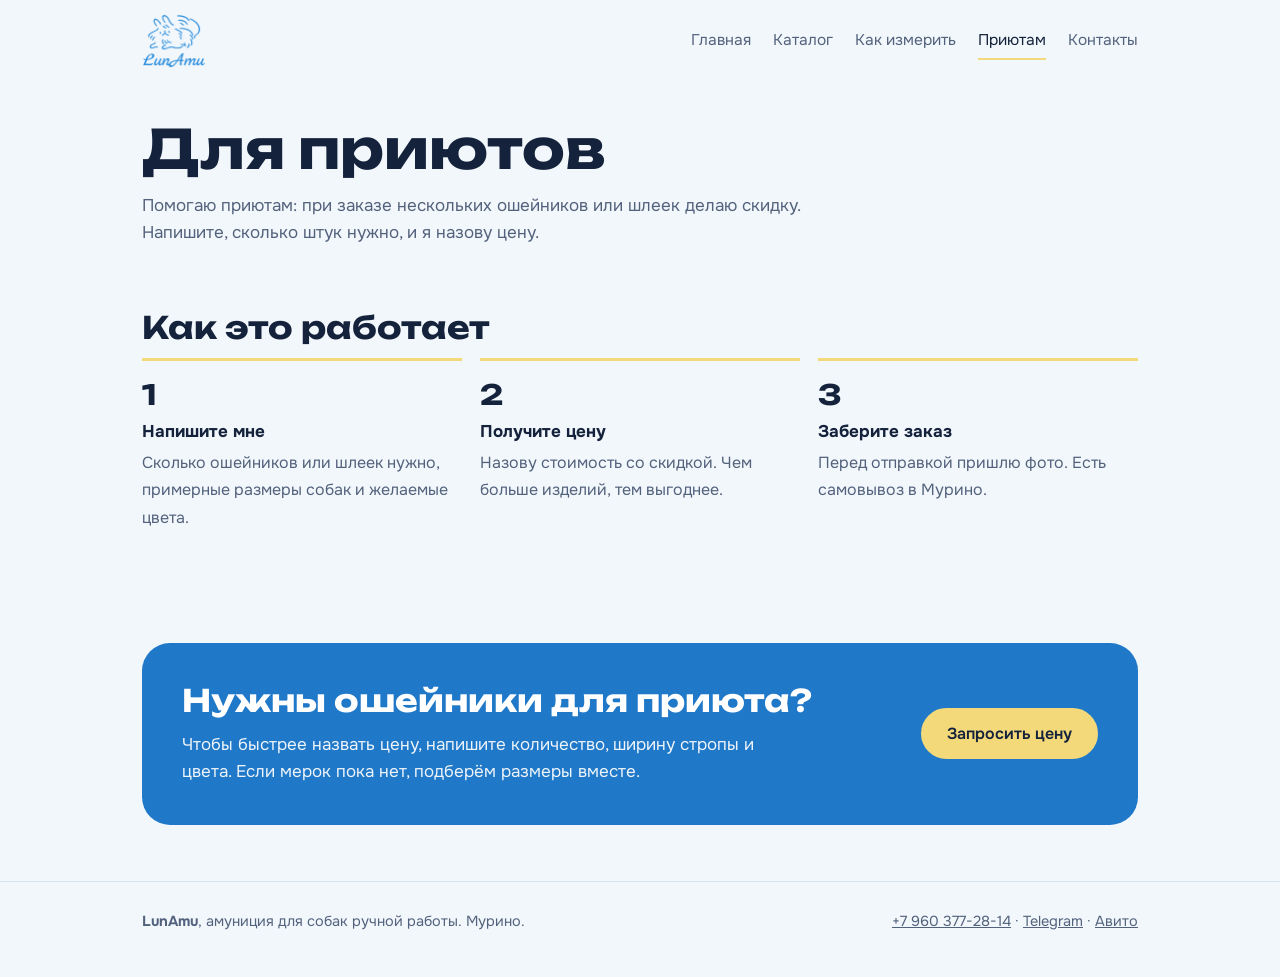
<file: shelters.html>
<!DOCTYPE html>
<html lang="ru"><head><meta charset="utf-8"><meta name="viewport" content="width=device-width, initial-scale=1, viewport-fit=cover">
<title>Для приютов — LunAmu</title><meta name="description" content="Скидка приютам при заказе нескольких ошейников и шлеек ручной работы.">
<meta property="og:title" content="Для приютов — LunAmu"><meta property="og:description" content="Скидка приютам при заказе нескольких ошейников и шлеек ручной работы."><meta property="og:image" content="images/logo.png">
<link rel="icon" href="data:image/svg+xml,%3Csvg xmlns='http://www.w3.org/2000/svg' viewBox='0 0 100 100'%3E%3Ctext y='.9em' font-size='90'%3E🌙%3C/text%3E%3C/svg%3E">
<link rel="preconnect" href="https://fonts.googleapis.com"><link rel="preconnect" href="https://fonts.gstatic.com" crossorigin>
<link href="https://fonts.googleapis.com/css2?family=Unbounded:wght@500;700&family=Onest:wght@400;500;600&display=swap" rel="stylesheet">
<link rel="stylesheet" href="styles.css"></head><body>
<header><div class="wrap nav"><a class="logo" href="index.html"><img src="images/logo.png" alt="LunAmu"></a><nav aria-label="Меню"><a href="index.html">Главная</a><a href="catalog.html">Каталог</a><a href="measure.html">Как измерить</a><a href="shelters.html" aria-current="page">Приютам</a><a href="contacts.html">Контакты</a></nav></div></header>
<main>
<section class="pagehead"><div class="wrap"><h1>Для приютов</h1><p class="lead">Помогаю приютам: при заказе нескольких ошейников или шлеек делаю скидку. Напишите, сколько штук нужно, и я назову цену.</p></div></section>
<section><div class="wrap"><h2>Как это работает</h2><ol class="steps"><li><b>Напишите мне</b><span>Сколько ошейников или шлеек нужно, примерные размеры собак и желаемые цвета.</span></li>
<li><b>Получите цену</b><span>Назову стоимость со скидкой. Чем больше изделий, тем выгоднее.</span></li>
<li><b>Заберите заказ</b><span>Перед отправкой пришлю фото. Есть самовывоз в Мурино.</span></li></ol></div></section>
<section><div class="wrap"><div class="callout"><div><h2>Нужны ошейники для приюта?</h2><p>Чтобы быстрее назвать цену, напишите количество, ширину стропы и цвета. Если мерок пока нет, подберём размеры вместе.</p></div><a class="btn" href="contacts.html?item=%D0%97%D0%B0%D0%BA%D0%B0%D0%B7%20%D0%B4%D0%BB%D1%8F%20%D0%BF%D1%80%D0%B8%D1%8E%D1%82%D0%B0%3A%20%D0%BA%D0%BE%D0%BB%D0%B8%D1%87%D0%B5%D1%81%D1%82%D0%B2%D0%BE%20___%2C%20%D1%88%D0%B8%D1%80%D0%B8%D0%BD%D0%B0%20___%20%D0%BC%D0%BC%2C%20%D1%86%D0%B2%D0%B5%D1%82%D0%B0%20___">Запросить цену</a></div></div></section></main>
<footer><div class="wrap foot"><div><b>LunAmu</b>, амуниция для собак ручной работы. Мурино.</div><div><a href="tel:+79603772814">+7 960 377-28-14</a> · <a href="https://t.me/LunAmuShop">Telegram</a> · <a href="https://www.avito.ru/brands/6b0b1254e679e2d8b5b73be4de3fa512?src=sharing">Авито</a></div></div></footer>
<script src="app.js"></script></body></html>
</file>
<file: styles.css>
:root{--bg:#F2F7FC;--surface:#fff;--ink:#14223B;--muted:#53627C;--accent:#1F78C8;--accent-ink:#fff;--moon:#F4D97A;--line:#D6E3F1;color-scheme:light}
@media (prefers-color-scheme:dark){:root{--bg:#0E192D;--surface:#162540;--ink:#EAF1FB;--muted:#9FB1CC;--accent:#6DB6F2;--accent-ink:#0E192D;--line:#26395A;color-scheme:dark}}
*,*::before,*::after{box-sizing:border-box}
html{scroll-behavior:smooth;scroll-padding-top:16px}
body{margin:0;padding:env(safe-area-inset-top,0) 0 env(safe-area-inset-bottom,0);background:var(--bg);color:var(--ink);font:400 17px/1.6 Onest,system-ui,-apple-system,"Segoe UI",sans-serif}
h1,h2,h3{font-family:Unbounded,Onest,system-ui,sans-serif;font-weight:700;line-height:1.15;margin:0}
h1{font-size:clamp(32px,6vw,54px)}h2{font-size:clamp(22px,3.6vw,31px);margin-bottom:12px}h3{font-size:18px;margin-bottom:8px}
a{color:var(--accent)}.wrap{max-width:1040px;margin:0 auto;padding:0 22px}section{padding:56px 0}
.lead{color:var(--muted);max-width:60ch;margin:12px 0 28px}.note{color:var(--muted);font-size:15px}.sp{margin-top:28px}
.nav{display:flex;justify-content:space-between;align-items:center;gap:16px;padding-top:14px;padding-bottom:14px}
.logo img{height:54px;width:auto;display:block}
nav{display:flex;gap:22px}nav a{color:var(--muted);text-decoration:none;font-size:15.5px;padding:6px 0;border-bottom:2px solid transparent;white-space:nowrap}
nav a:hover{color:var(--ink)}nav a[aria-current=page]{color:var(--ink);border-bottom-color:var(--moon)}
.btns{display:flex;gap:12px;flex-wrap:wrap;align-items:center}
.btn{display:inline-block;padding:13px 24px;border-radius:999px;font:600 16px Onest,sans-serif;text-decoration:none;border:2px solid var(--accent);cursor:pointer;background:none;color:var(--ink)}
.btn.main{background:var(--accent);color:var(--accent-ink)}.btn.alt{border-color:var(--line)}.btn:active{transform:scale(.97)}
a:focus-visible,button:focus-visible,input:focus-visible+label,textarea:focus-visible{outline:3px solid var(--moon);outline-offset:3px}
.hero{padding:28px 0 48px}.hero-grid{display:grid;grid-template-columns:1.1fr .9fr;gap:40px;align-items:center}
.hero h1{margin-bottom:20px}.hero p{font-size:19px;color:var(--muted);max-width:44ch;margin:0 0 28px}
.heroimg{position:relative;justify-self:center;width:min(100%,400px);aspect-ratio:1}
.heroimg::before{content:"";position:absolute;inset:0;border-radius:50%;background:var(--moon);transform:translate(-9%,-7%)}
.heroimg img{position:relative;width:100%;height:100%;object-fit:cover;object-position:50% 38%;border-radius:50%;border:6px solid var(--bg);display:block}
.cards{display:grid;grid-template-columns:repeat(3,1fr);gap:18px}
.card{background:var(--surface);border:1px solid var(--line);border-radius:22px;padding:26px;overflow:hidden;display:flex;flex-direction:column}
.card p{margin:0 0 14px;color:var(--muted);font-size:16px}
.tile{text-decoration:none;color:var(--ink)}.tile img{width:calc(100% + 52px);margin:-26px -26px 18px;aspect-ratio:4/3;object-fit:cover;display:block}
.gal{position:relative;margin:-26px -26px 18px}
.strip{display:flex;overflow-x:auto;scroll-snap-type:x mandatory;scrollbar-width:none}.strip::-webkit-scrollbar{display:none}
.strip img{flex:0 0 100%;width:100%;aspect-ratio:1;object-fit:cover;object-position:50% 35%;scroll-snap-align:start;display:block;background:#fff}
.gbtn{position:absolute;top:50%;transform:translateY(-50%);width:38px;height:38px;border-radius:50%;border:0;background:rgba(255,255,255,.92);color:#14223B;font-size:22px;line-height:1;cursor:pointer}
.gbtn.l{left:10px}.gbtn.r{right:10px}
.opts{border:0;padding:0;margin:0 0 14px;display:flex;flex-wrap:wrap;gap:8px}
.opts legend{font-size:14px;color:var(--muted);margin-bottom:8px;padding:0}
.opts input{position:absolute;opacity:0;pointer-events:none}
.opts label{padding:8px 16px;border:2px solid var(--line);border-radius:999px;cursor:pointer;font-size:15px;font-weight:500}
.opts input:checked+label{border-color:var(--accent);background:var(--accent);color:var(--accent-ink)}
.hint{font-size:14px!important;margin:0 0 10px!important}
.pricebox{margin-top:auto;padding:12px 0 16px}.price{display:block;font:700 28px Unbounded,sans-serif}.pricebox small{color:var(--muted);font-size:13.5px}
.pagehead{padding:36px 0 8px}.pagehead+section{padding-top:28px}
.chips{list-style:none;margin:0;padding:0;display:flex;flex-wrap:wrap;gap:8px}.chips li{border:1px solid var(--line);background:var(--surface);border-radius:999px;padding:6px 14px;font-size:14.5px}
.steps{list-style:none;counter-reset:s;margin:0;padding:0;display:grid;grid-template-columns:repeat(3,1fr);gap:18px}
.steps li{counter-increment:s;border-top:3px solid var(--moon);padding-top:16px}
.steps li::before{content:counter(s);font:700 28px Unbounded,sans-serif;display:block;margin-bottom:6px}
.steps b{display:block;margin-bottom:4px}.steps span{color:var(--muted);font-size:16px}
.about{display:grid;grid-template-columns:1.3fr 1fr;gap:32px;align-items:center}
.callout{background:var(--accent);color:var(--accent-ink);border-radius:28px;padding:40px;display:flex;justify-content:space-between;align-items:center;gap:24px;flex-wrap:wrap}
.callout p{margin:0;opacity:.92;max-width:52ch}.callout .btn{background:var(--moon);border-color:var(--moon);color:#14223B}
.two{display:grid;grid-template-columns:1fr 1fr;gap:36px;align-items:start}
.scheme{margin:0;background:#fff;border-radius:22px;padding:14px;border:1px solid var(--line)}.scheme img{width:100%;height:auto;display:block}.scheme figcaption{color:#53627C;font-size:14px;text-align:center;padding-top:8px}
.need{background:var(--surface);border:1px solid var(--line);border-radius:18px;padding:16px 20px;margin-bottom:12px}.need p{margin:0;color:var(--muted)}
.tips{padding-left:20px;margin:0}.tips li{margin-bottom:8px}
.orderbox{background:var(--surface);border:1px solid var(--line);border-radius:22px;padding:28px;margin-bottom:40px}.orderbox[hidden]{display:none}
textarea{width:100%;font:16px/1.5 Onest,sans-serif;padding:14px;border-radius:14px;border:2px solid var(--line);background:var(--bg);color:var(--ink);margin:6px 0 16px}
footer{border-top:1px solid var(--line);padding:28px 0 44px;color:var(--muted);font-size:14.5px}.foot{display:flex;justify-content:space-between;gap:16px;flex-wrap:wrap}footer a{color:var(--muted)}
@media (max-width:820px){.hero-grid,.cards,.steps,.about,.two{grid-template-columns:1fr}.heroimg{width:min(72%,290px);order:-1}
.nav{flex-direction:column;align-items:flex-start;gap:4px}nav{overflow-x:auto;width:100%;gap:18px}.logo img{height:46px}section{padding:44px 0}.callout{padding:28px}}
@media (prefers-reduced-motion:reduce){html{scroll-behavior:auto}}
</file>
